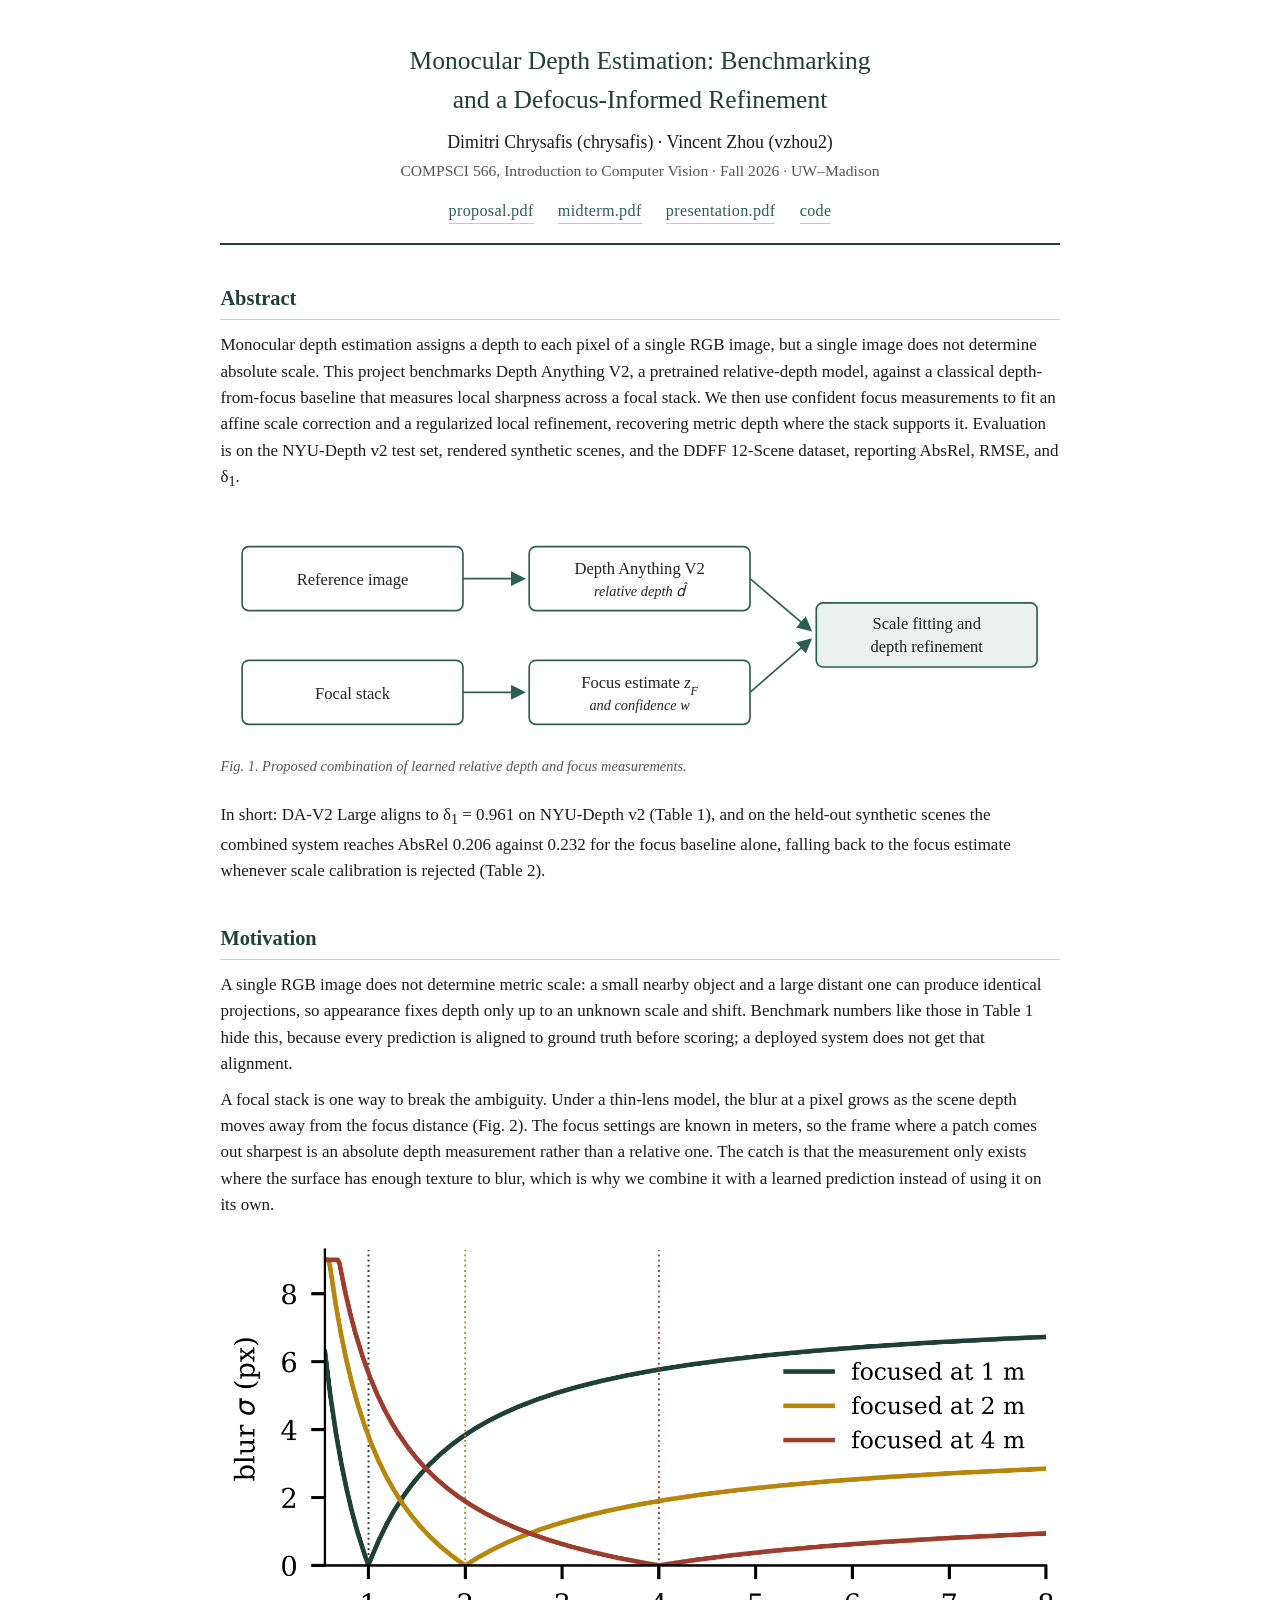
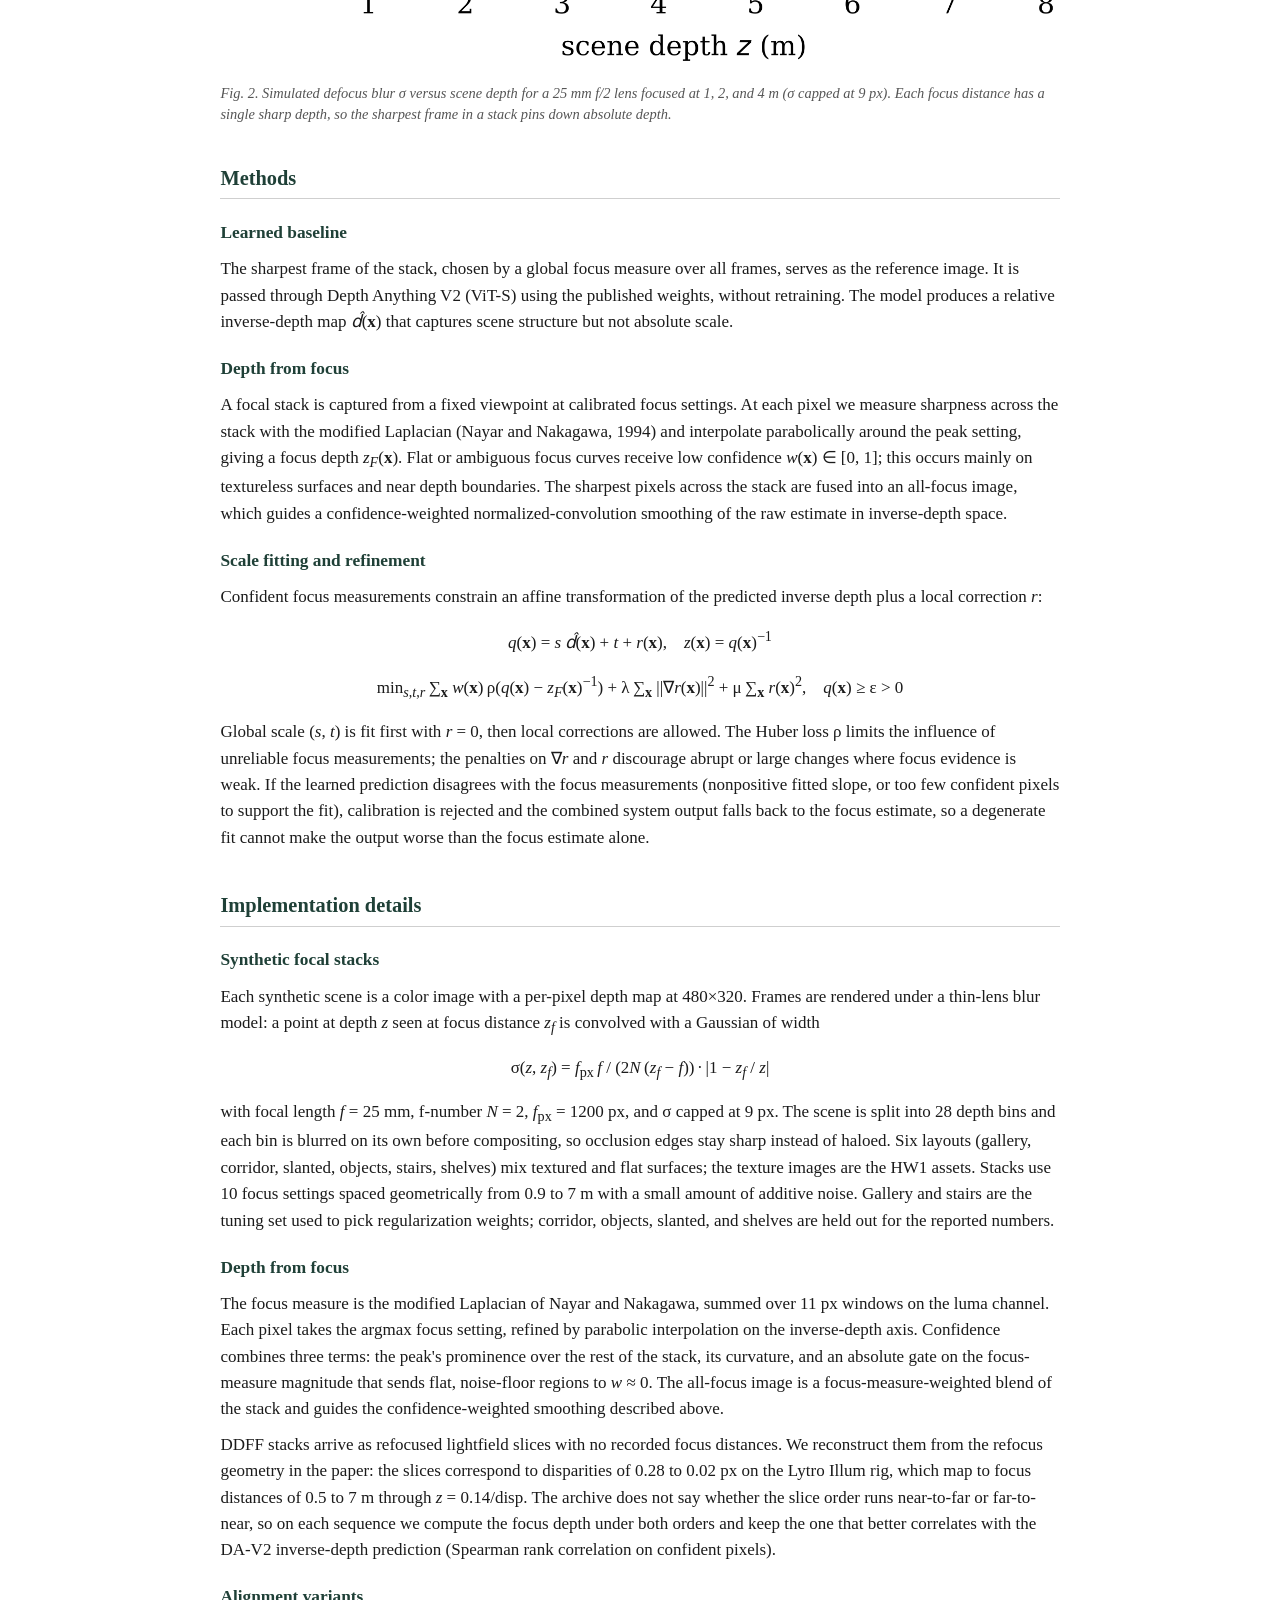
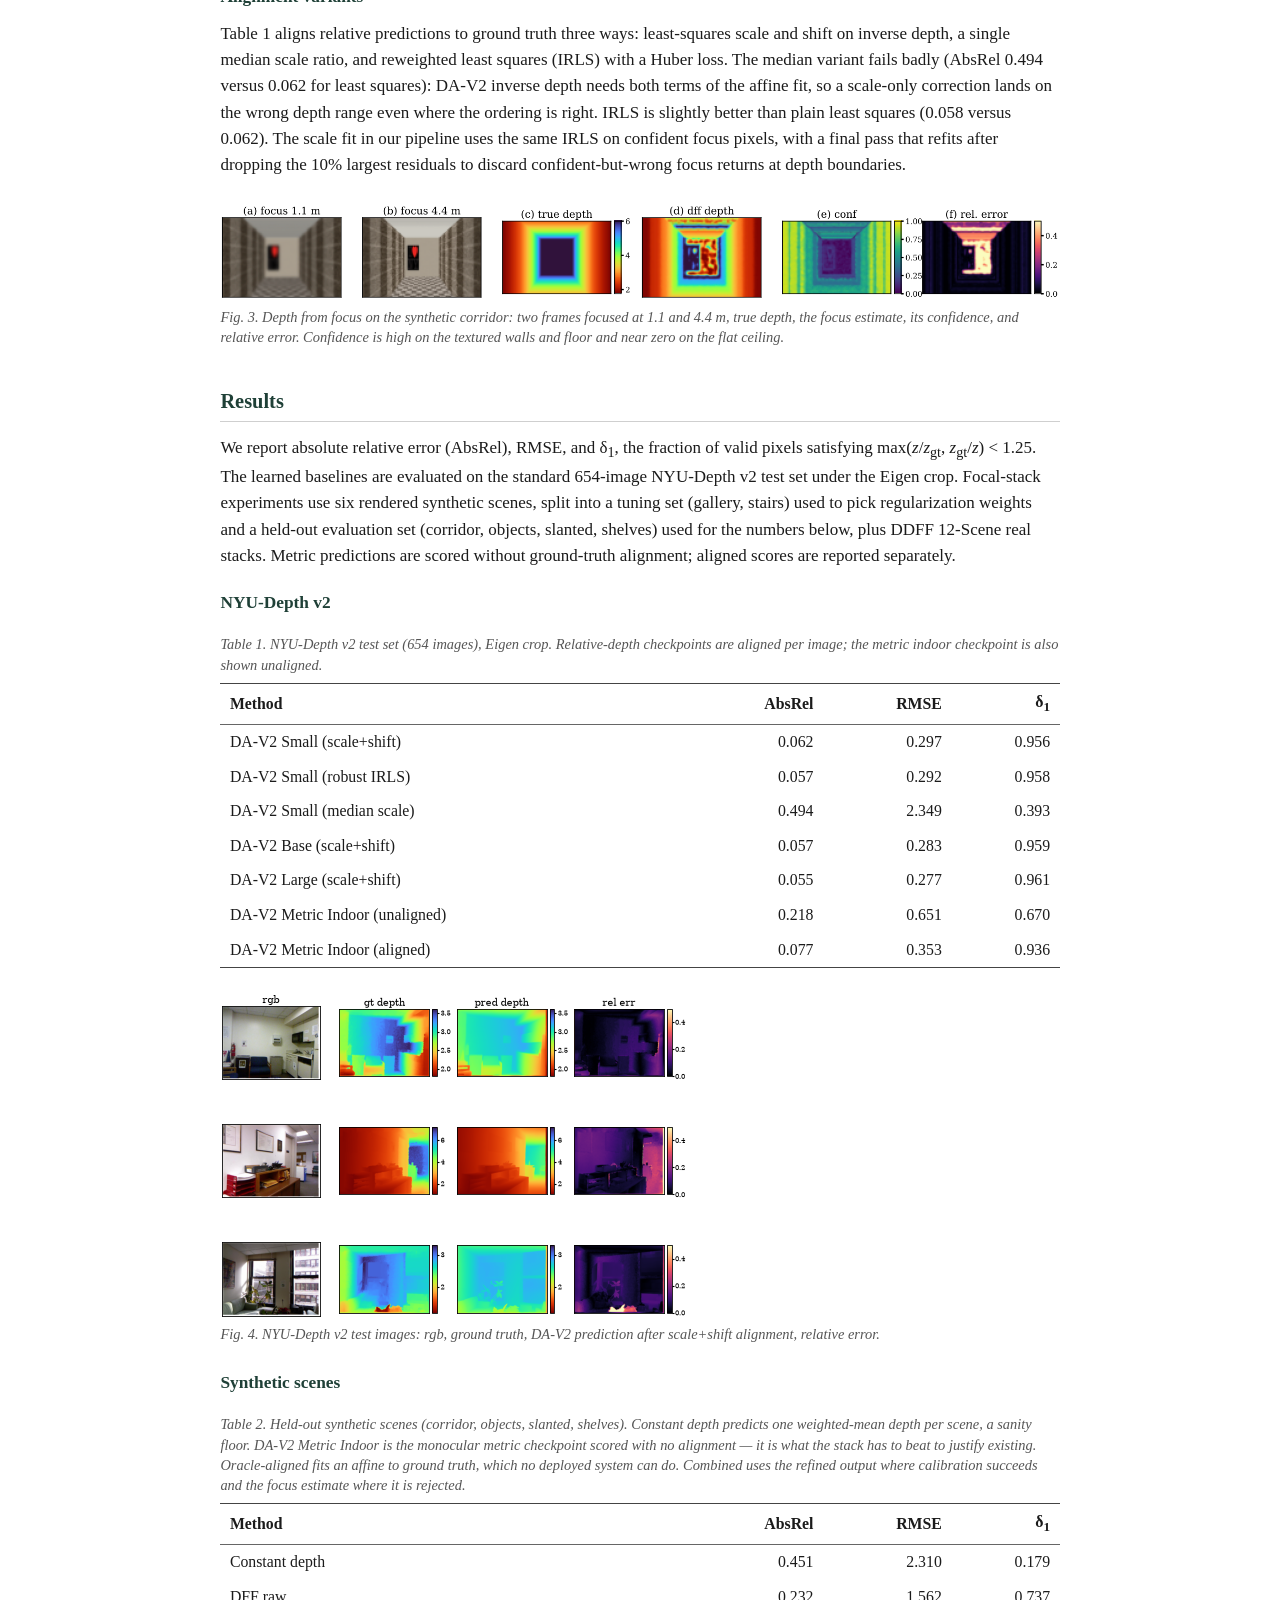
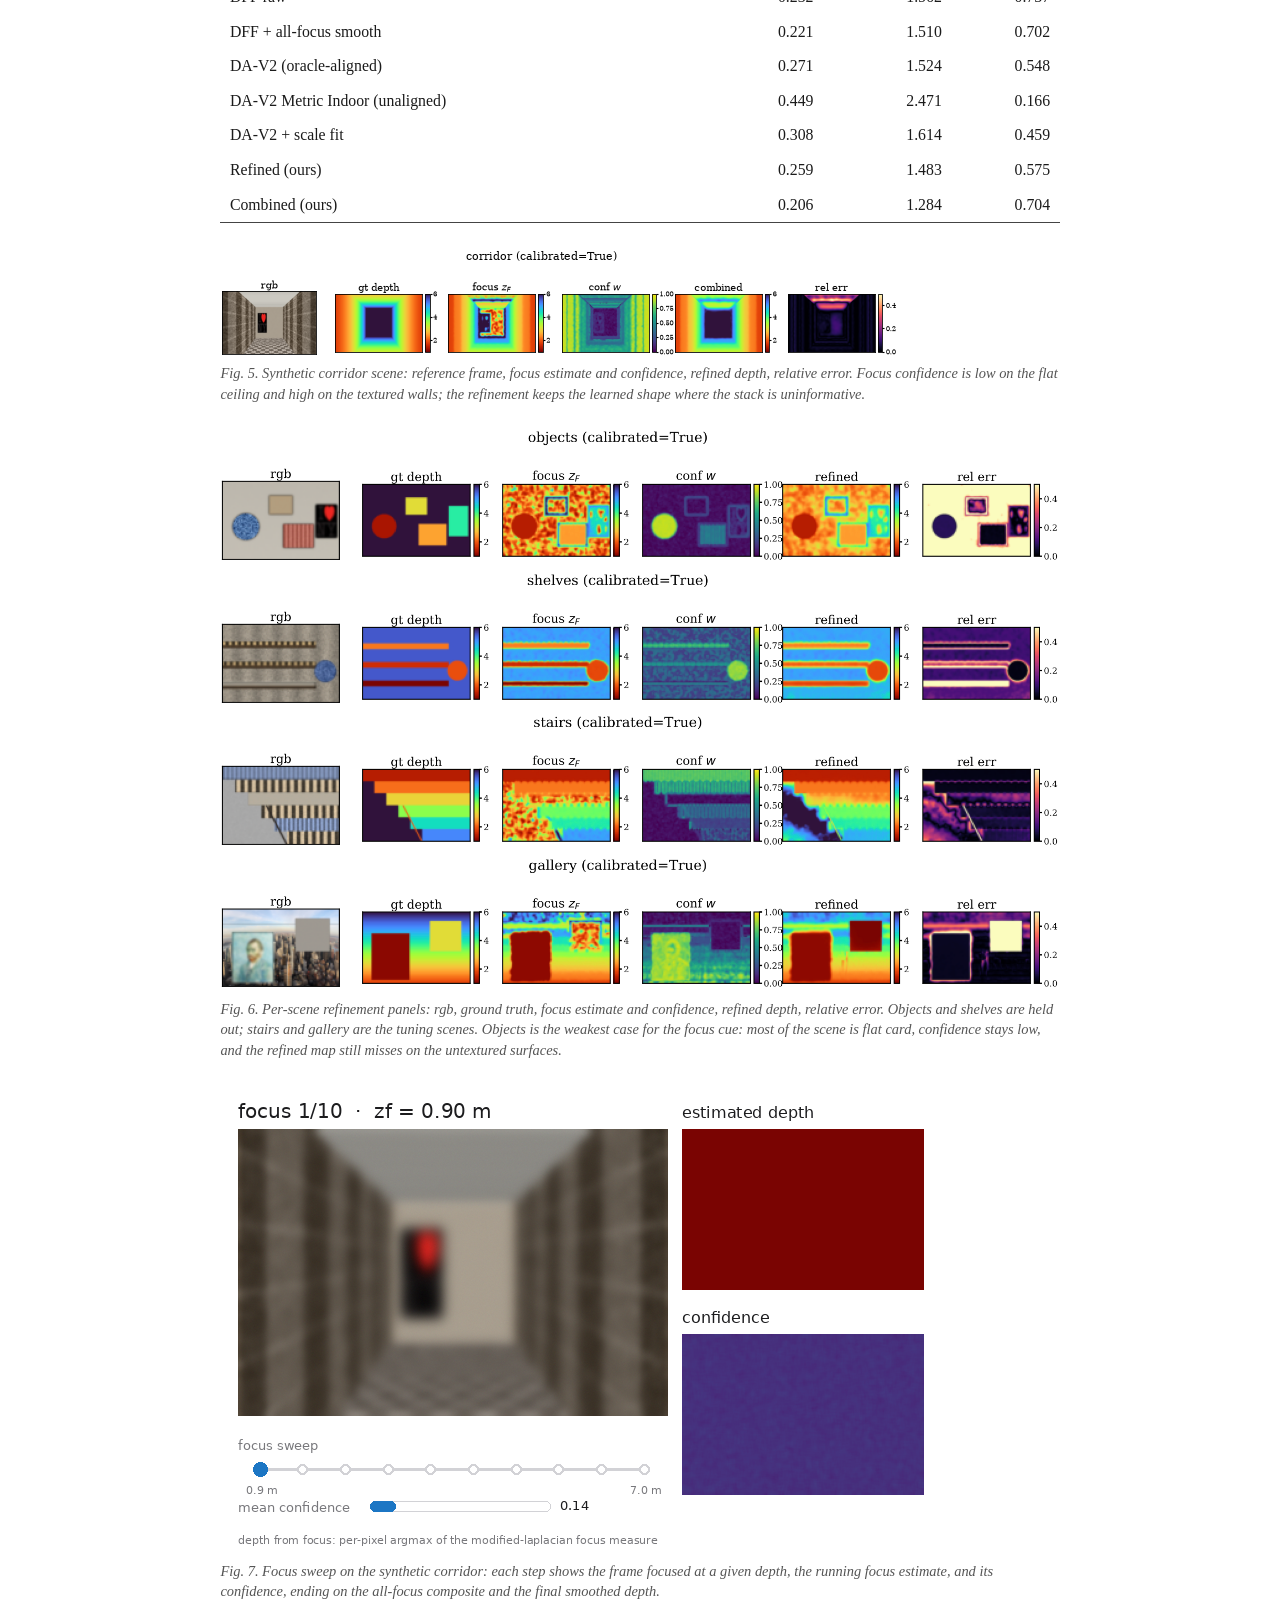
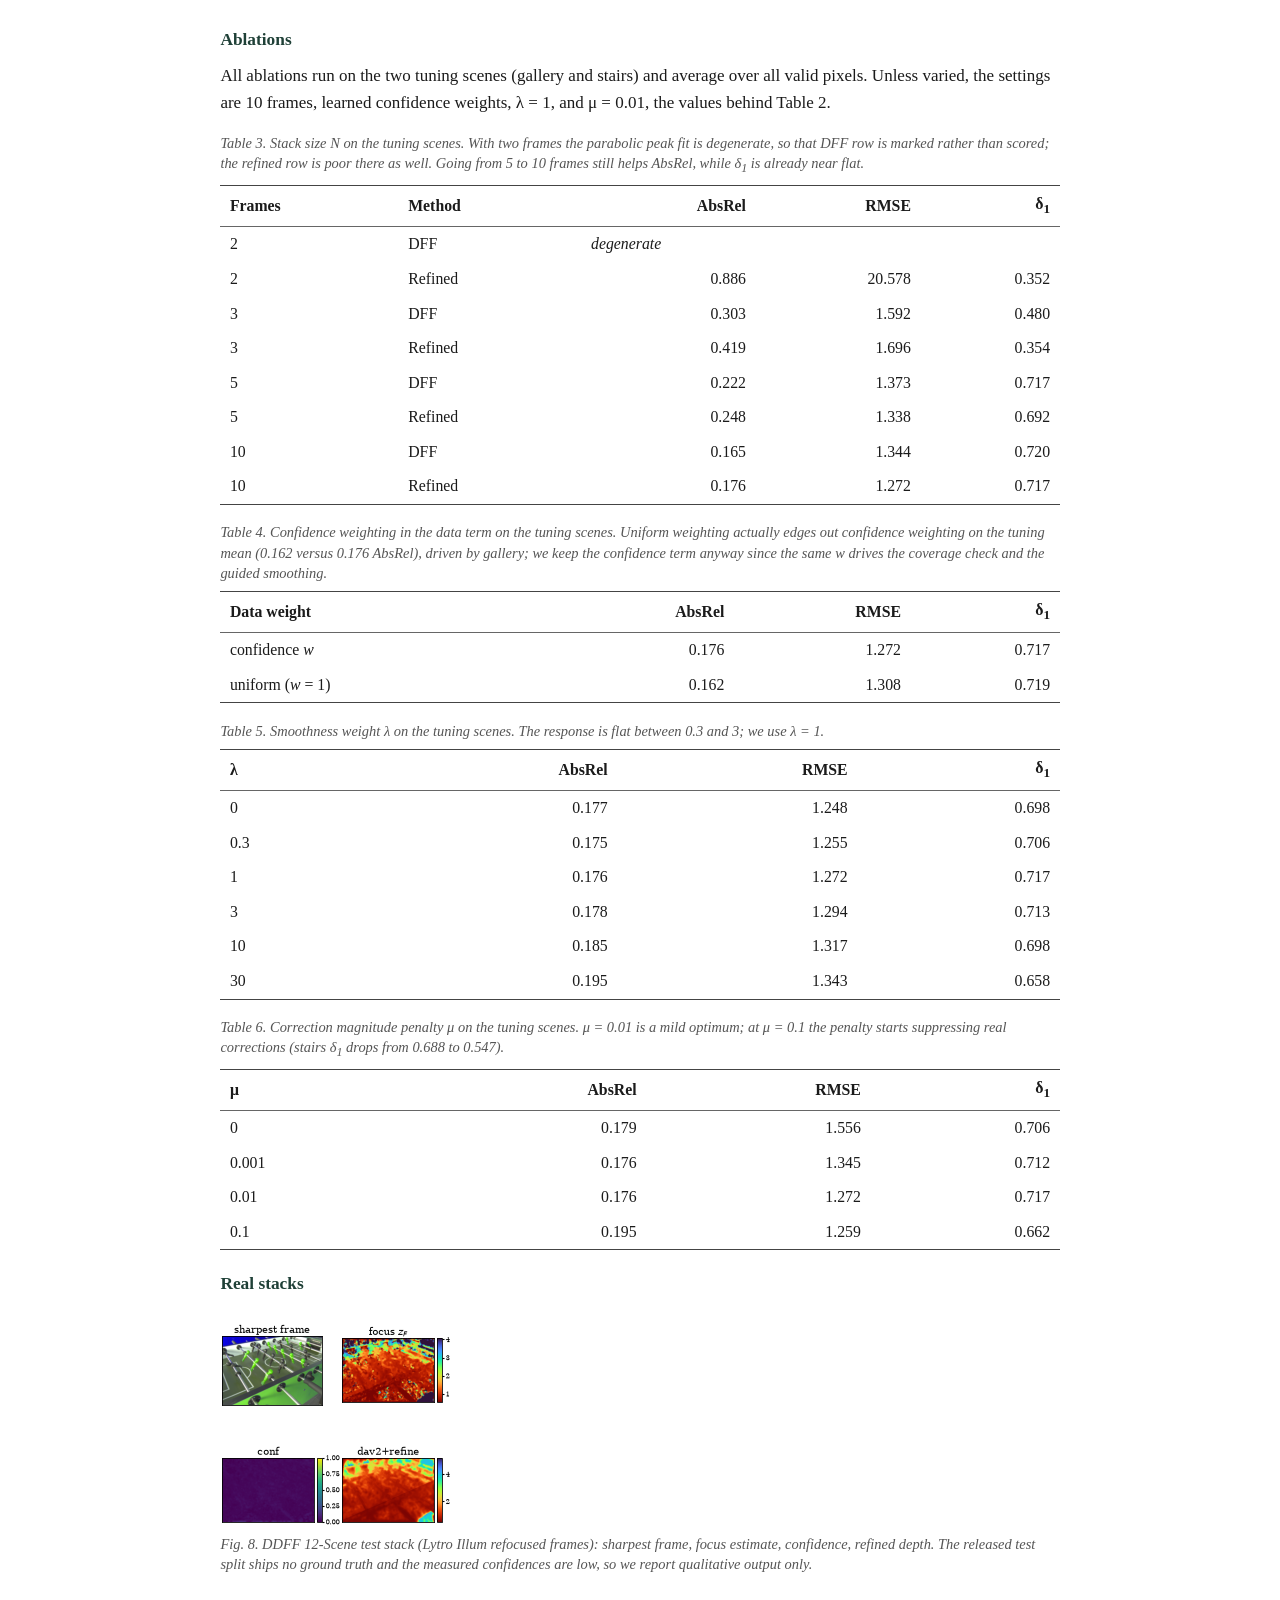
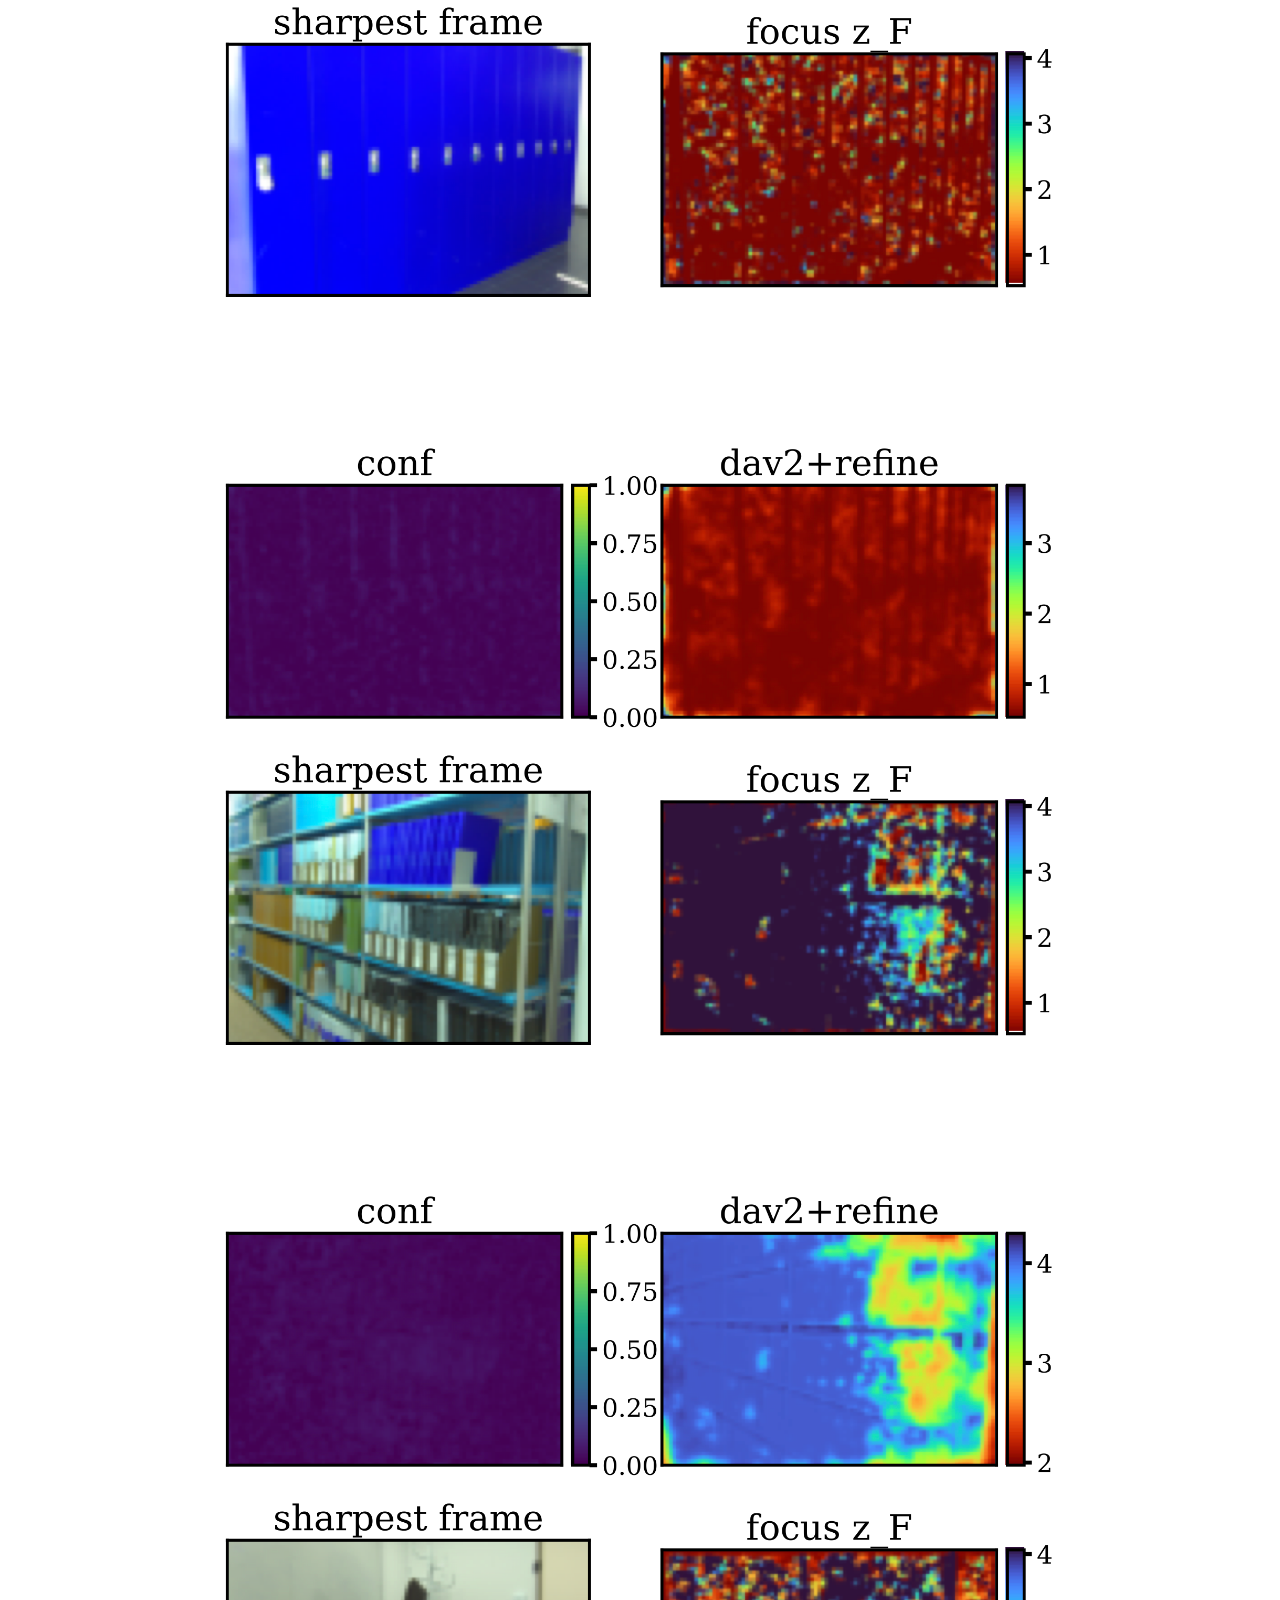
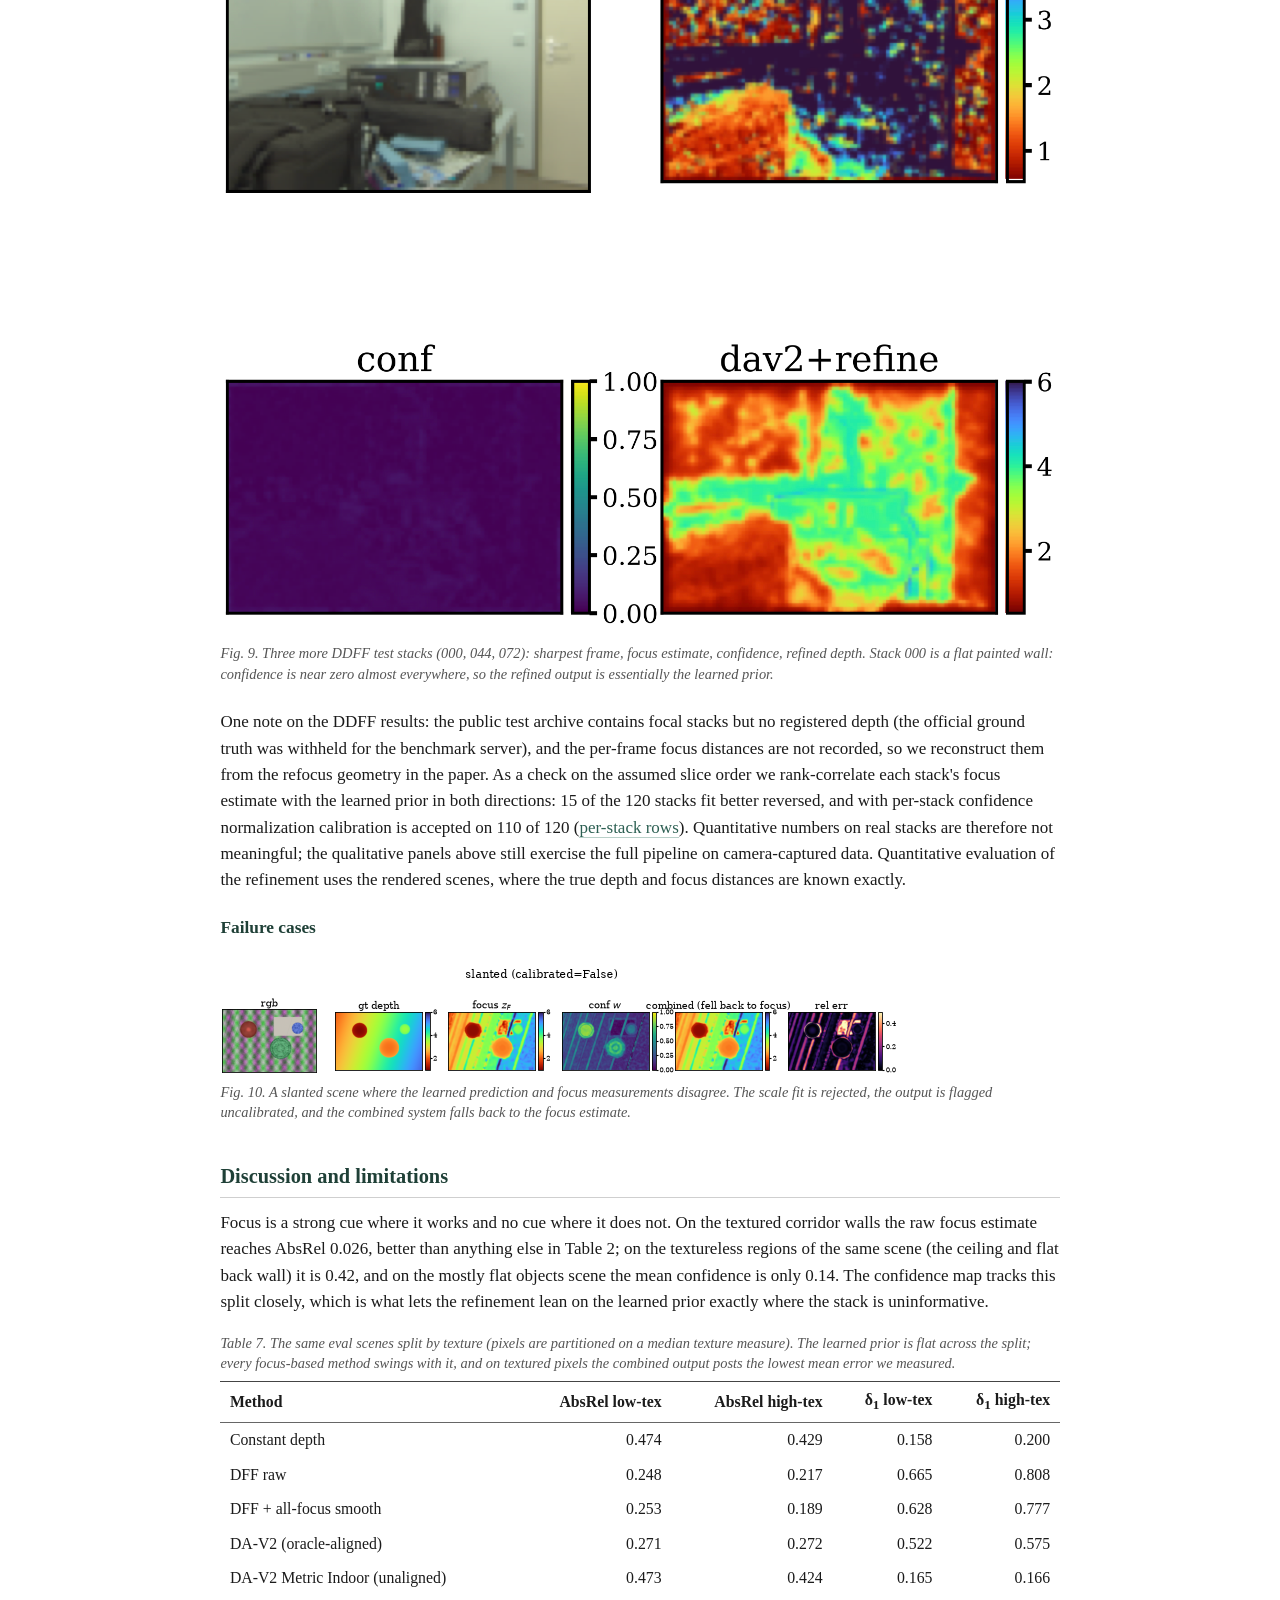
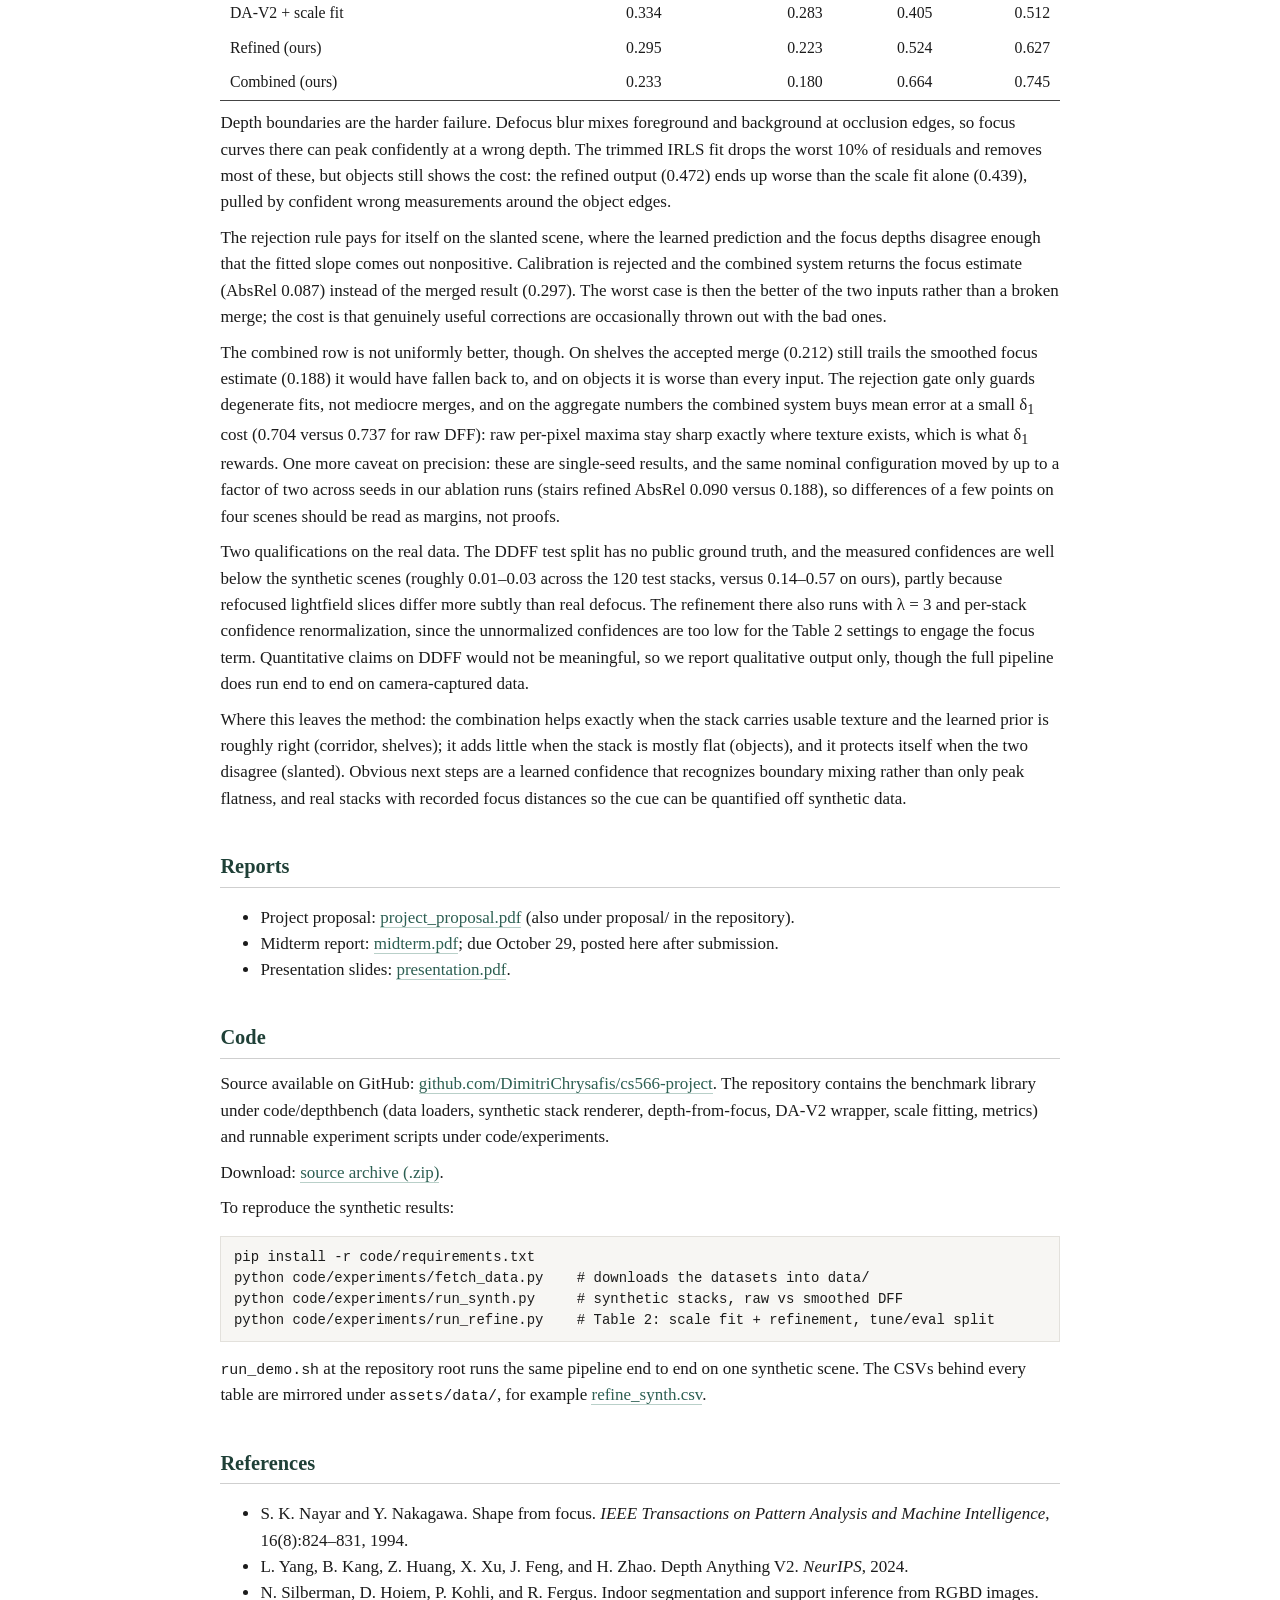
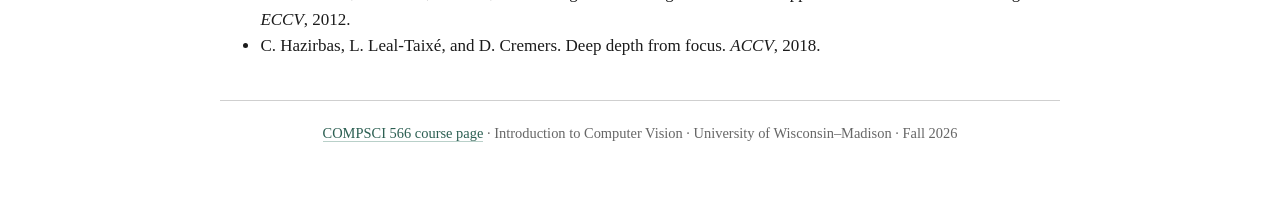
<file: index.html>
<!DOCTYPE html>
<html lang="en">
<head>
<meta charset="utf-8">
<meta name="viewport" content="width=device-width, initial-scale=1">
<title>Monocular Depth Estimation: Benchmarking and a Defocus-Informed Refinement</title>
<link rel="stylesheet" href="style.css">
</head>
<body>

<header>
<h1>Monocular Depth Estimation: Benchmarking and a Defocus-Informed Refinement</h1>
<p class="authors">Dimitri Chrysafis (chrysafis) &middot; Vincent Zhou (vzhou2)</p>
<p class="course">COMPSCI 566, Introduction to Computer Vision &middot; Fall 2026 &middot; UW&ndash;Madison</p>
<nav>
<a href="assets/proposal.pdf">proposal.pdf</a>
<a href="assets/midterm.pdf">midterm.pdf</a>
<a href="assets/presentation.pdf">presentation.pdf</a>
<a href="https://github.com/DimitriChrysafis/cs566-project">code</a>
</nav>
</header>

<main>

<h2>Abstract</h2>
<p>Monocular depth estimation assigns a depth to each pixel of a single RGB image, but a single image does not determine absolute scale. This project benchmarks Depth Anything V2, a pretrained relative-depth model, against a classical depth-from-focus baseline that measures local sharpness across a focal stack. We then use confident focus measurements to fit an affine scale correction and a regularized local refinement, recovering metric depth where the stack supports it. Evaluation is on the NYU-Depth v2 test set, rendered synthetic scenes, and the DDFF 12-Scene dataset, reporting AbsRel, RMSE, and &delta;<sub>1</sub>.</p>

<figure class="teaser">
<svg viewBox="0 0 760 210" xmlns="http://www.w3.org/2000/svg" role="img" aria-label="Pipeline: reference image feeds Depth Anything V2; focal stack feeds a focus estimate with confidence; both feed scale fitting and depth refinement">
<defs>
<marker id="arr" markerWidth="9" markerHeight="9" refX="7" refY="4.5" orient="auto"><path d="M0 0 L9 4.5 L0 9 z" fill="#2c5f52"/></marker>
</defs>
<g stroke="#2c5f52" stroke-width="1.5" fill="#ffffff">
<rect x="20" y="25" width="200" height="58" rx="6"/>
<rect x="280" y="25" width="200" height="58" rx="6"/>
<rect x="20" y="128" width="200" height="58" rx="6"/>
<rect x="280" y="128" width="200" height="58" rx="6"/>
<rect x="540" y="76" width="200" height="58" rx="6" fill="#eaf1ee"/>
</g>
<line x1="220" y1="54" x2="274" y2="54" stroke="#2c5f52" stroke-width="1.5" marker-end="url(#arr)"/>
<line x1="220" y1="157" x2="274" y2="157" stroke="#2c5f52" stroke-width="1.5" marker-end="url(#arr)"/>
<line x1="480" y1="54" x2="534" y2="100" stroke="#2c5f52" stroke-width="1.5" marker-end="url(#arr)"/>
<line x1="480" y1="157" x2="534" y2="110" stroke="#2c5f52" stroke-width="1.5" marker-end="url(#arr)"/>
<g text-anchor="middle" font-size="15" fill="#222222">
<text x="120" y="60">Reference image</text>
<text x="380" y="50">Depth Anything V2</text>
<text x="380" y="70" font-size="13" font-style="italic">relative depth d&#770;</text>
<text x="120" y="163">Focal stack</text>
<text x="380" y="153">Focus estimate <tspan font-style="italic">z</tspan><tspan baseline-shift="sub" font-size="11" font-style="italic">F</tspan></text>
<text x="380" y="173" font-size="13" font-style="italic">and confidence w</text>
<text x="640" y="100">Scale fitting and</text>
<text x="640" y="120">depth refinement</text>
</g>
</svg>
<figcaption>Fig. 1. Proposed combination of learned relative depth and focus measurements.</figcaption>
</figure>

<p>In short: DA-V2 Large aligns to &delta;<sub>1</sub> = 0.961 on NYU-Depth v2 (Table 1), and on the held-out synthetic scenes the combined system reaches AbsRel 0.206 against 0.232 for the focus baseline alone, falling back to the focus estimate whenever scale calibration is rejected (Table 2).</p>

<h2>Motivation</h2>
<p>A single RGB image does not determine metric scale: a small nearby object and a large distant one can produce identical projections, so appearance fixes depth only up to an unknown scale and shift. Benchmark numbers like those in Table 1 hide this, because every prediction is aligned to ground truth before scoring; a deployed system does not get that alignment.</p>
<p>A focal stack is one way to break the ambiguity. Under a thin-lens model, the blur at a pixel grows as the scene depth moves away from the focus distance (Fig. 2). The focus settings are known in meters, so the frame where a patch comes out sharpest is an absolute depth measurement rather than a relative one. The catch is that the measurement only exists where the surface has enough texture to blur, which is why we combine it with a learned prediction instead of using it on its own.</p>

<figure>
<img src="assets/blur_curve.png" alt="Simulated blur versus scene depth for three focus distances">
<figcaption>Fig. 2. Simulated defocus blur &sigma; versus scene depth for a 25 mm f/2 lens focused at 1, 2, and 4 m (&sigma; capped at 9 px). Each focus distance has a single sharp depth, so the sharpest frame in a stack pins down absolute depth.</figcaption>
</figure>

<h2>Methods</h2>

<h3>Learned baseline</h3>
<p>The sharpest frame of the stack, chosen by a global focus measure over all frames, serves as the reference image. It is passed through Depth Anything V2 (ViT-S) using the published weights, without retraining. The model produces a relative inverse-depth map <i>d&#770;</i>(<b>x</b>) that captures scene structure but not absolute scale.</p>

<h3>Depth from focus</h3>
<p>A focal stack is captured from a fixed viewpoint at calibrated focus settings. At each pixel we measure sharpness across the stack with the modified Laplacian (Nayar and Nakagawa, 1994) and interpolate parabolically around the peak setting, giving a focus depth <i>z</i><sub><i>F</i></sub>(<b>x</b>). Flat or ambiguous focus curves receive low confidence <i>w</i>(<b>x</b>) &isin; [0, 1]; this occurs mainly on textureless surfaces and near depth boundaries. The sharpest pixels across the stack are fused into an all-focus image, which guides a confidence-weighted normalized-convolution smoothing of the raw estimate in inverse-depth space.</p>

<h3>Scale fitting and refinement</h3>
<p>Confident focus measurements constrain an affine transformation of the predicted inverse depth plus a local correction <i>r</i>:</p>
<p class="eq"><i>q</i>(<b>x</b>) = <i>s</i>&thinsp;<i>d&#770;</i>(<b>x</b>) + <i>t</i> + <i>r</i>(<b>x</b>),&emsp;<i>z</i>(<b>x</b>) = <i>q</i>(<b>x</b>)<sup>&minus;1</sup></p>
<p class="eq">min<sub><i>s</i>,<i>t</i>,<i>r</i></sub>&thinsp;&sum;<sub><b>x</b></sub> <i>w</i>(<b>x</b>)&thinsp;&rho;(<i>q</i>(<b>x</b>) &minus; <i>z</i><sub><i>F</i></sub>(<b>x</b>)<sup>&minus;1</sup>) + &lambda;&thinsp;&sum;<sub><b>x</b></sub> ||&nabla;<i>r</i>(<b>x</b>)||<sup>2</sup> + &mu;&thinsp;&sum;<sub><b>x</b></sub> <i>r</i>(<b>x</b>)<sup>2</sup>,&emsp;<i>q</i>(<b>x</b>) &ge; &epsilon; &gt; 0</p>
<p>Global scale (<i>s</i>, <i>t</i>) is fit first with <i>r</i> = 0, then local corrections are allowed. The Huber loss &rho; limits the influence of unreliable focus measurements; the penalties on &nabla;<i>r</i> and <i>r</i> discourage abrupt or large changes where focus evidence is weak. If the learned prediction disagrees with the focus measurements (nonpositive fitted slope, or too few confident pixels to support the fit), calibration is rejected and the combined system output falls back to the focus estimate, so a degenerate fit cannot make the output worse than the focus estimate alone.</p>

<h2>Implementation details</h2>

<h3>Synthetic focal stacks</h3>
<p>Each synthetic scene is a color image with a per-pixel depth map at 480&times;320. Frames are rendered under a thin-lens blur model: a point at depth <i>z</i> seen at focus distance <i>z</i><sub><i>f</i></sub> is convolved with a Gaussian of width</p>
<p class="eq">&sigma;(<i>z</i>, <i>z</i><sub><i>f</i></sub>) = <i>f</i><sub>px</sub>&thinsp;<i>f</i> / (2<i>N</i>&thinsp;(<i>z</i><sub><i>f</i></sub> &minus; <i>f</i>))&thinsp;&middot;&thinsp;|1 &minus; <i>z</i><sub><i>f</i></sub> / <i>z</i>|</p>
<p>with focal length <i>f</i> = 25 mm, f-number <i>N</i> = 2, <i>f</i><sub>px</sub> = 1200 px, and &sigma; capped at 9 px. The scene is split into 28 depth bins and each bin is blurred on its own before compositing, so occlusion edges stay sharp instead of haloed. Six layouts (gallery, corridor, slanted, objects, stairs, shelves) mix textured and flat surfaces; the texture images are the HW1 assets. Stacks use 10 focus settings spaced geometrically from 0.9 to 7 m with a small amount of additive noise. Gallery and stairs are the tuning set used to pick regularization weights; corridor, objects, slanted, and shelves are held out for the reported numbers.</p>

<h3>Depth from focus</h3>
<p>The focus measure is the modified Laplacian of Nayar and Nakagawa, summed over 11 px windows on the luma channel. Each pixel takes the argmax focus setting, refined by parabolic interpolation on the inverse-depth axis. Confidence combines three terms: the peak's prominence over the rest of the stack, its curvature, and an absolute gate on the focus-measure magnitude that sends flat, noise-floor regions to <i>w</i> &asymp; 0. The all-focus image is a focus-measure-weighted blend of the stack and guides the confidence-weighted smoothing described above.</p>
<p>DDFF stacks arrive as refocused lightfield slices with no recorded focus distances. We reconstruct them from the refocus geometry in the paper: the slices correspond to disparities of 0.28 to 0.02 px on the Lytro Illum rig, which map to focus distances of 0.5 to 7 m through <i>z</i> = 0.14/disp. The archive does not say whether the slice order runs near-to-far or far-to-near, so on each sequence we compute the focus depth under both orders and keep the one that better correlates with the DA-V2 inverse-depth prediction (Spearman rank correlation on confident pixels).</p>

<h3>Alignment variants</h3>
<p>Table 1 aligns relative predictions to ground truth three ways: least-squares scale and shift on inverse depth, a single median scale ratio, and reweighted least squares (IRLS) with a Huber loss. The median variant fails badly (AbsRel 0.494 versus 0.062 for least squares): DA-V2 inverse depth needs both terms of the affine fit, so a scale-only correction lands on the wrong depth range even where the ordering is right. IRLS is slightly better than plain least squares (0.058 versus 0.062). The scale fit in our pipeline uses the same IRLS on confident focus pixels, with a final pass that refits after dropping the 10% largest residuals to discard confident-but-wrong focus returns at depth boundaries.</p>

<figure>
<img src="assets/synth_dff_corridor.png" alt="Depth from focus stages on the synthetic corridor">
<figcaption>Fig. 3. Depth from focus on the synthetic corridor: two frames focused at 1.1 and 4.4 m, true depth, the focus estimate, its confidence, and relative error. Confidence is high on the textured walls and floor and near zero on the flat ceiling.</figcaption>
</figure>

<h2>Results</h2>

<p>We report absolute relative error (AbsRel), RMSE, and &delta;<sub>1</sub>, the fraction of valid pixels satisfying max(<i>z</i>/<i>z</i><sub>gt</sub>, <i>z</i><sub>gt</sub>/<i>z</i>) &lt; 1.25. The learned baselines are evaluated on the standard 654-image NYU-Depth v2 test set under the Eigen crop. Focal-stack experiments use six rendered synthetic scenes, split into a tuning set (gallery, stairs) used to pick regularization weights and a held-out evaluation set (corridor, objects, slanted, shelves) used for the numbers below, plus DDFF 12-Scene real stacks. Metric predictions are scored without ground-truth alignment; aligned scores are reported separately.</p>

<h3>NYU-Depth v2</h3>
<p class="tabcap">Table 1. NYU-Depth v2 test set (654 images), Eigen crop. Relative-depth checkpoints are aligned per image; the metric indoor checkpoint is also shown unaligned.</p>
<table>
<thead><tr><th>Method</th><th class="num">AbsRel</th><th class="num">RMSE</th><th class="num">&delta;<sub>1</sub></th></tr></thead>
<tbody>
<!--RESULTS:NYU-->
<tr><td>DA-V2 Small (scale+shift)</td><td class="num">0.062</td><td class="num">0.297</td><td class="num">0.956</td></tr>
<tr><td>DA-V2 Small (robust IRLS)</td><td class="num">0.057</td><td class="num">0.292</td><td class="num">0.958</td></tr>
<tr><td>DA-V2 Small (median scale)</td><td class="num">0.494</td><td class="num">2.349</td><td class="num">0.393</td></tr>
<tr><td>DA-V2 Base (scale+shift)</td><td class="num">0.057</td><td class="num">0.283</td><td class="num">0.959</td></tr>
<tr><td>DA-V2 Large (scale+shift)</td><td class="num">0.055</td><td class="num">0.277</td><td class="num">0.961</td></tr>
<tr><td>DA-V2 Metric Indoor (unaligned)</td><td class="num">0.218</td><td class="num">0.651</td><td class="num">0.670</td></tr>
<tr><td>DA-V2 Metric Indoor (aligned)</td><td class="num">0.077</td><td class="num">0.353</td><td class="num">0.936</td></tr>
<!--/RESULTS:NYU-->
</tbody>
</table>

<figure>
<img src="assets/nyu_qualitative.png" alt="NYUv2 qualitative comparison">
<figcaption>Fig. 4. NYU-Depth v2 test images: rgb, ground truth, DA-V2 prediction after scale+shift alignment, relative error.</figcaption>
</figure>

<h3>Synthetic scenes</h3>
<p class="tabcap">Table 2. Held-out synthetic scenes (corridor, objects, slanted, shelves). <i>Constant depth</i> predicts one weighted-mean depth per scene, a sanity floor. <i>DA-V2 Metric Indoor</i> is the monocular metric checkpoint scored with no alignment — it is what the stack has to beat to justify existing. <i>Oracle-aligned</i> fits an affine to ground truth, which no deployed system can do. <i>Combined</i> uses the refined output where calibration succeeds and the focus estimate where it is rejected.</p>
<table>
<thead><tr><th>Method</th><th class="num">AbsRel</th><th class="num">RMSE</th><th class="num">&delta;<sub>1</sub></th></tr></thead>
<tbody>
<!--RESULTS:SYNTH-->
<tr><td>Constant depth</td><td class="num">0.451</td><td class="num">2.310</td><td class="num">0.179</td></tr>
<tr><td>DFF raw</td><td class="num">0.232</td><td class="num">1.562</td><td class="num">0.737</td></tr>
<tr><td>DFF + all-focus smooth</td><td class="num">0.221</td><td class="num">1.510</td><td class="num">0.702</td></tr>
<tr><td>DA-V2 (oracle-aligned)</td><td class="num">0.271</td><td class="num">1.524</td><td class="num">0.548</td></tr>
<tr><td>DA-V2 Metric Indoor (unaligned)</td><td class="num">0.449</td><td class="num">2.471</td><td class="num">0.166</td></tr>
<tr><td>DA-V2 + scale fit</td><td class="num">0.308</td><td class="num">1.614</td><td class="num">0.459</td></tr>
<tr><td>Refined (ours)</td><td class="num">0.259</td><td class="num">1.483</td><td class="num">0.575</td></tr>
<tr><td>Combined (ours)</td><td class="num">0.206</td><td class="num">1.284</td><td class="num">0.704</td></tr>
<!--/RESULTS:SYNTH-->
</tbody>
</table>

<figure>
<img src="assets/synth_refinement.png" alt="Synthetic focal-stack refinement">
<figcaption>Fig. 5. Synthetic corridor scene: reference frame, focus estimate and confidence, refined depth, relative error. Focus confidence is low on the flat ceiling and high on the textured walls; the refinement keeps the learned shape where the stack is uninformative.</figcaption>
</figure>

<figure class="stack">
<img src="assets/refine_objects.png" alt="Refinement panels for the objects scene">
<img src="assets/refine_shelves.png" alt="Refinement panels for the shelves scene">
<img src="assets/refine_stairs.png" alt="Refinement panels for the stairs scene">
<img src="assets/refine_gallery.png" alt="Refinement panels for the gallery scene">
<figcaption>Fig. 6. Per-scene refinement panels: rgb, ground truth, focus estimate and confidence, refined depth, relative error. Objects and shelves are held out; stairs and gallery are the tuning scenes. Objects is the weakest case for the focus cue: most of the scene is flat card, confidence stays low, and the refined map still misses on the untextured surfaces.</figcaption>
</figure>

<figure>
<video src="assets/stack_step.mp4" poster="assets/stack_step_poster.png" autoplay muted loop playsinline></video>
<figcaption>Fig. 7. Focus sweep on the synthetic corridor: each step shows the frame focused at a given depth, the running focus estimate, and its confidence, ending on the all-focus composite and the final smoothed depth.</figcaption>
</figure>

<h3>Ablations</h3>
<p>All ablations run on the two tuning scenes (gallery and stairs) and average over all valid pixels. Unless varied, the settings are 10 frames, learned confidence weights, &lambda; = 1, and &mu; = 0.01, the values behind Table 2.</p>

<p class="tabcap">Table 3. Stack size <i>N</i> on the tuning scenes. With two frames the parabolic peak fit is degenerate, so that DFF row is marked rather than scored; the refined row is poor there as well. Going from 5 to 10 frames still helps AbsRel, while &delta;<sub>1</sub> is already near flat.</p>
<table>
<thead><tr><th>Frames</th><th>Method</th><th class="num">AbsRel</th><th class="num">RMSE</th><th class="num">&delta;<sub>1</sub></th></tr></thead>
<tbody>
<!--RESULTS:ABL_STACKSIZE-->
<tr><td>2</td><td>DFF</td><td colspan="3"><i>degenerate</i></td></tr>
<tr><td>2</td><td>Refined</td><td class="num">0.886</td><td class="num">20.578</td><td class="num">0.352</td></tr>
<tr><td>3</td><td>DFF</td><td class="num">0.303</td><td class="num">1.592</td><td class="num">0.480</td></tr>
<tr><td>3</td><td>Refined</td><td class="num">0.419</td><td class="num">1.696</td><td class="num">0.354</td></tr>
<tr><td>5</td><td>DFF</td><td class="num">0.222</td><td class="num">1.373</td><td class="num">0.717</td></tr>
<tr><td>5</td><td>Refined</td><td class="num">0.248</td><td class="num">1.338</td><td class="num">0.692</td></tr>
<tr><td>10</td><td>DFF</td><td class="num">0.165</td><td class="num">1.344</td><td class="num">0.720</td></tr>
<tr><td>10</td><td>Refined</td><td class="num">0.176</td><td class="num">1.272</td><td class="num">0.717</td></tr>
<!--/RESULTS:ABL_STACKSIZE-->
</tbody>
</table>

<p class="tabcap">Table 4. Confidence weighting in the data term on the tuning scenes. Uniform weighting actually edges out confidence weighting on the tuning mean (0.162 versus 0.176 AbsRel), driven by gallery; we keep the confidence term anyway since the same <i>w</i> drives the coverage check and the guided smoothing.</p>
<table>
<thead><tr><th>Data weight</th><th class="num">AbsRel</th><th class="num">RMSE</th><th class="num">&delta;<sub>1</sub></th></tr></thead>
<tbody>
<!--RESULTS:ABL_CONF-->
<tr><td>confidence <i>w</i></td><td class="num">0.176</td><td class="num">1.272</td><td class="num">0.717</td></tr>
<tr><td>uniform (<i>w</i> = 1)</td><td class="num">0.162</td><td class="num">1.308</td><td class="num">0.719</td></tr>
<!--/RESULTS:ABL_CONF-->
</tbody>
</table>

<p class="tabcap">Table 5. Smoothness weight &lambda; on the tuning scenes. The response is flat between 0.3 and 3; we use &lambda; = 1.</p>
<table>
<thead><tr><th>&lambda;</th><th class="num">AbsRel</th><th class="num">RMSE</th><th class="num">&delta;<sub>1</sub></th></tr></thead>
<tbody>
<!--RESULTS:ABL_LAM-->
<tr><td>0</td><td class="num">0.177</td><td class="num">1.248</td><td class="num">0.698</td></tr>
<tr><td>0.3</td><td class="num">0.175</td><td class="num">1.255</td><td class="num">0.706</td></tr>
<tr><td>1</td><td class="num">0.176</td><td class="num">1.272</td><td class="num">0.717</td></tr>
<tr><td>3</td><td class="num">0.178</td><td class="num">1.294</td><td class="num">0.713</td></tr>
<tr><td>10</td><td class="num">0.185</td><td class="num">1.317</td><td class="num">0.698</td></tr>
<tr><td>30</td><td class="num">0.195</td><td class="num">1.343</td><td class="num">0.658</td></tr>
<!--/RESULTS:ABL_LAM-->
</tbody>
</table>

<p class="tabcap">Table 6. Correction magnitude penalty &mu; on the tuning scenes. &mu; = 0.01 is a mild optimum; at &mu; = 0.1 the penalty starts suppressing real corrections (stairs &delta;<sub>1</sub> drops from 0.688 to 0.547).</p>
<table>
<thead><tr><th>&mu;</th><th class="num">AbsRel</th><th class="num">RMSE</th><th class="num">&delta;<sub>1</sub></th></tr></thead>
<tbody>
<!--RESULTS:ABL_MU-->
<tr><td>0</td><td class="num">0.179</td><td class="num">1.556</td><td class="num">0.706</td></tr>
<tr><td>0.001</td><td class="num">0.176</td><td class="num">1.345</td><td class="num">0.712</td></tr>
<tr><td>0.01</td><td class="num">0.176</td><td class="num">1.272</td><td class="num">0.717</td></tr>
<tr><td>0.1</td><td class="num">0.195</td><td class="num">1.259</td><td class="num">0.662</td></tr>
<!--/RESULTS:ABL_MU-->
</tbody>
</table>

<h3>Real stacks</h3>
<figure>
<img src="assets/ddff_qualitative.png" alt="DDFF real focal stack result">
<figcaption>Fig. 8. DDFF 12-Scene test stack (Lytro Illum refocused frames): sharpest frame, focus estimate, confidence, refined depth. The released test split ships no ground truth and the measured confidences are low, so we report qualitative output only.</figcaption>
</figure>

<figure class="stack">
<img src="assets/ddff_000.png" alt="DDFF test stack 000 pipeline output">
<img src="assets/ddff_044.png" alt="DDFF test stack 044 pipeline output">
<img src="assets/ddff_072.png" alt="DDFF test stack 072 pipeline output">
<figcaption>Fig. 9. Three more DDFF test stacks (000, 044, 072): sharpest frame, focus estimate, confidence, refined depth. Stack 000 is a flat painted wall: confidence is near zero almost everywhere, so the refined output is essentially the learned prior.</figcaption>
</figure>

<p>One note on the DDFF results: the public test archive contains focal stacks but no registered depth (the official ground truth was withheld for the benchmark server), and the per-frame focus distances are not recorded, so we reconstruct them from the refocus geometry in the paper. As a check on the assumed slice order we rank-correlate each stack's focus estimate with the learned prior in both directions: 15 of the 120 stacks fit better reversed, and with per-stack confidence normalization calibration is accepted on 110 of 120 (<a href="assets/data/ddff_refine.csv">per-stack rows</a>). Quantitative numbers on real stacks are therefore not meaningful; the qualitative panels above still exercise the full pipeline on camera-captured data. Quantitative evaluation of the refinement uses the rendered scenes, where the true depth and focus distances are known exactly.</p>

<h3>Failure cases</h3>
<figure>
<img src="assets/failure_cases.png" alt="Failure cases">
<figcaption>Fig. 10. A slanted scene where the learned prediction and focus measurements disagree. The scale fit is rejected, the output is flagged uncalibrated, and the combined system falls back to the focus estimate.</figcaption>
</figure>

<h2>Discussion and limitations</h2>
<p>Focus is a strong cue where it works and no cue where it does not. On the textured corridor walls the raw focus estimate reaches AbsRel 0.026, better than anything else in Table 2; on the textureless regions of the same scene (the ceiling and flat back wall) it is 0.42, and on the mostly flat objects scene the mean confidence is only 0.14. The confidence map tracks this split closely, which is what lets the refinement lean on the learned prior exactly where the stack is uninformative.</p>
<p class="tabcap">Table 7. The same eval scenes split by texture (pixels are partitioned on a median texture measure). The learned prior is flat across the split; every focus-based method swings with it, and on textured pixels the combined output posts the lowest mean error we measured.</p>
<table>
<thead><tr><th>Method</th><th class="num">AbsRel low-tex</th><th class="num">AbsRel high-tex</th><th class="num">&delta;<sub>1</sub> low-tex</th><th class="num">&delta;<sub>1</sub> high-tex</th></tr></thead>
<tbody>
<!--RESULTS:TEXTURE-->
<tr><td>Constant depth</td><td class="num">0.474</td><td class="num">0.429</td><td class="num">0.158</td><td class="num">0.200</td></tr>
<tr><td>DFF raw</td><td class="num">0.248</td><td class="num">0.217</td><td class="num">0.665</td><td class="num">0.808</td></tr>
<tr><td>DFF + all-focus smooth</td><td class="num">0.253</td><td class="num">0.189</td><td class="num">0.628</td><td class="num">0.777</td></tr>
<tr><td>DA-V2 (oracle-aligned)</td><td class="num">0.271</td><td class="num">0.272</td><td class="num">0.522</td><td class="num">0.575</td></tr>
<tr><td>DA-V2 Metric Indoor (unaligned)</td><td class="num">0.473</td><td class="num">0.424</td><td class="num">0.165</td><td class="num">0.166</td></tr>
<tr><td>DA-V2 + scale fit</td><td class="num">0.334</td><td class="num">0.283</td><td class="num">0.405</td><td class="num">0.512</td></tr>
<tr><td>Refined (ours)</td><td class="num">0.295</td><td class="num">0.223</td><td class="num">0.524</td><td class="num">0.627</td></tr>
<tr><td>Combined (ours)</td><td class="num">0.233</td><td class="num">0.180</td><td class="num">0.664</td><td class="num">0.745</td></tr>
<!--/RESULTS:TEXTURE-->
</tbody>
</table>
<p>Depth boundaries are the harder failure. Defocus blur mixes foreground and background at occlusion edges, so focus curves there can peak confidently at a wrong depth. The trimmed IRLS fit drops the worst 10% of residuals and removes most of these, but objects still shows the cost: the refined output (0.472) ends up worse than the scale fit alone (0.439), pulled by confident wrong measurements around the object edges.</p>
<p>The rejection rule pays for itself on the slanted scene, where the learned prediction and the focus depths disagree enough that the fitted slope comes out nonpositive. Calibration is rejected and the combined system returns the focus estimate (AbsRel 0.087) instead of the merged result (0.297). The worst case is then the better of the two inputs rather than a broken merge; the cost is that genuinely useful corrections are occasionally thrown out with the bad ones.</p>
<p>The combined row is not uniformly better, though. On shelves the accepted merge (0.212) still trails the smoothed focus estimate (0.188) it would have fallen back to, and on objects it is worse than every input. The rejection gate only guards degenerate fits, not mediocre merges, and on the aggregate numbers the combined system buys mean error at a small &delta;<sub>1</sub> cost (0.704 versus 0.737 for raw DFF): raw per-pixel maxima stay sharp exactly where texture exists, which is what &delta;<sub>1</sub> rewards. One more caveat on precision: these are single-seed results, and the same nominal configuration moved by up to a factor of two across seeds in our ablation runs (stairs refined AbsRel 0.090 versus 0.188), so differences of a few points on four scenes should be read as margins, not proofs.</p>
<p>Two qualifications on the real data. The DDFF test split has no public ground truth, and the measured confidences are well below the synthetic scenes (roughly 0.01&ndash;0.03 across the 120 test stacks, versus 0.14&ndash;0.57 on ours), partly because refocused lightfield slices differ more subtly than real defocus. The refinement there also runs with &lambda; = 3 and per-stack confidence renormalization, since the unnormalized confidences are too low for the Table 2 settings to engage the focus term. Quantitative claims on DDFF would not be meaningful, so we report qualitative output only, though the full pipeline does run end to end on camera-captured data.</p>
<p>Where this leaves the method: the combination helps exactly when the stack carries usable texture and the learned prior is roughly right (corridor, shelves); it adds little when the stack is mostly flat (objects), and it protects itself when the two disagree (slanted). Obvious next steps are a learned confidence that recognizes boundary mixing rather than only peak flatness, and real stacks with recorded focus distances so the cue can be quantified off synthetic data.</p>

<h2>Reports</h2>
<ul>
<li>Project proposal: <a href="assets/proposal.pdf">project_proposal.pdf</a> (also under proposal/ in the repository).</li>
<li>Midterm report: <a href="assets/midterm.pdf">midterm.pdf</a>; due October 29, posted here after submission.</li>
<li>Presentation slides: <a href="assets/presentation.pdf">presentation.pdf</a>.</li>
</ul>

<h2>Code</h2>
<p>Source available on GitHub: <a href="https://github.com/DimitriChrysafis/cs566-project">github.com/DimitriChrysafis/cs566-project</a>. The repository contains the benchmark library under code/depthbench (data loaders, synthetic stack renderer, depth-from-focus, DA-V2 wrapper, scale fitting, metrics) and runnable experiment scripts under code/experiments.</p>
<p>Download: <a href="https://github.com/DimitriChrysafis/cs566-project/archive/refs/heads/main.zip">source archive (.zip)</a>.</p>
<p>To reproduce the synthetic results:</p>
<pre>pip install -r code/requirements.txt
python code/experiments/fetch_data.py    # downloads the datasets into data/
python code/experiments/run_synth.py     # synthetic stacks, raw vs smoothed DFF
python code/experiments/run_refine.py    # Table 2: scale fit + refinement, tune/eval split</pre>
<p><code>run_demo.sh</code> at the repository root runs the same pipeline end to end on one synthetic scene. The CSVs behind every table are mirrored under <code>assets/data/</code>, for example <a href="assets/data/refine_synth.csv">refine_synth.csv</a>.</p>

<h2>References</h2>
<ul>
<li>S. K. Nayar and Y. Nakagawa. Shape from focus. <i>IEEE Transactions on Pattern Analysis and Machine Intelligence</i>, 16(8):824&ndash;831, 1994.</li>
<li>L. Yang, B. Kang, Z. Huang, X. Xu, J. Feng, and H. Zhao. Depth Anything V2. <i>NeurIPS</i>, 2024.</li>
<li>N. Silberman, D. Hoiem, P. Kohli, and R. Fergus. Indoor segmentation and support inference from RGBD images. <i>ECCV</i>, 2012.</li>
<li>C. Hazirbas, L. Leal-Taix&eacute;, and D. Cremers. Deep depth from focus. <i>ACCV</i>, 2018.</li>
</ul>

</main>

<footer>
<p><a href="https://pages.cs.wisc.edu/~mohitg/courses/CS566/">COMPSCI 566 course page</a> &middot; Introduction to Computer Vision &middot; University of Wisconsin&ndash;Madison &middot; Fall 2026</p>
</footer>

</body>
</html>
</file>
<file: style.css>
* {
  box-sizing: border-box;
}

body {
  max-width: 880px;
  margin: 0 auto;
  padding: 2.4em 1.2em 3em;
  font-family: Georgia, "Times New Roman", Times, serif;
  font-size: 17px;
  line-height: 1.55;
  color: #1b1b1b;
  background: #ffffff;
}

h1 {
  font-size: 1.5em;
  font-weight: normal;
  text-align: center;
  text-wrap: balance;
  margin: 0 0 0.35em;
  color: #1f4037;
}

h2 {
  font-size: 1.2em;
  font-weight: 600;
  color: #1f4037;
  margin: 1.9em 0 0.6em;
  padding-bottom: 0.2em;
  border-bottom: 1px solid #cfcfcf;
}

h3 {
  font-size: 1.02em;
  color: #1f4037;
  margin: 1.2em 0 0.25em;
}

p {
  margin: 0.55em 0;
}

a {
  color: #2c5f52;
  text-decoration: none;
  border-bottom: 1px solid #b9d0c9;
}

a:hover {
  border-bottom-color: #2c5f52;
}

header {
  text-align: center;
  padding-bottom: 1.1em;
  margin-bottom: 1.6em;
  border-bottom: 2px solid #1f4037;
}

header .authors {
  font-size: 1.05em;
  margin: 0.15em 0;
}

header .course {
  color: #555555;
  font-size: 0.92em;
  margin: 0.15em 0;
}

header nav {
  margin-top: 0.9em;
  display: flex;
  justify-content: center;
  flex-wrap: wrap;
  gap: 0.4em 1.5em;
  font-size: 0.95em;
  letter-spacing: 0.02em;
}

header nav .soon {
  color: #999999;
}

figure {
  margin: 1.5em 0;
}

figcaption,
.tabcap {
  font-size: 0.85em;
  font-style: italic;
  color: #555555;
  line-height: 1.4;
}

figcaption {
  margin-top: 0.4em;
}

.tabcap {
  margin: 1.2em 0 0.25em;
}

.teaser svg {
  display: block;
  width: 100%;
  height: auto;
}

figure img,
figure video {
  display: block;
  max-width: 100%;
  height: auto;
}

figure.stack img {
  width: 100%;
  margin-bottom: 0.45em;
}

figure.stack img:last-child {
  margin-bottom: 0;
}

pre {
  background: #f7f6f3;
  border: 1px solid #e3e1dc;
  padding: 0.75em 0.9em;
  font-size: 0.82em;
  line-height: 1.5;
  overflow-x: auto;
}

code {
  font-family: Menlo, Consolas, "Courier New", monospace;
  font-size: 0.88em;
}

img.placeholder {
  display: block;
  width: 100%;
  min-height: 260px;
  background: #eeeeee;
  border: 1px dashed #c2c2c2;
  color: #8a8a8a;
  font-size: 0.85em;
  font-style: italic;
}

table {
  width: 100%;
  border-collapse: collapse;
  margin: 0.5em 0 0.4em;
  border-top: 1.6px solid #444444;
  border-bottom: 1.6px solid #444444;
  font-size: 0.93em;
}

thead th {
  text-align: left;
  font-weight: 600;
  padding: 0.4em 0.6em;
  border-bottom: 1px solid #666666;
}

tbody td {
  padding: 0.32em 0.6em;
}

th.num,
td.num {
  text-align: right;
  font-variant-numeric: tabular-nums;
}

.eq {
  text-align: center;
  margin: 0.9em 0;
}


footer {
  margin-top: 2.8em;
  padding-top: 0.9em;
  border-top: 1px solid #cfcfcf;
  text-align: center;
  font-size: 0.85em;
  color: #666666;
}

@media (max-width: 640px) {
  body {
    font-size: 16px;
  }
}
</file>
